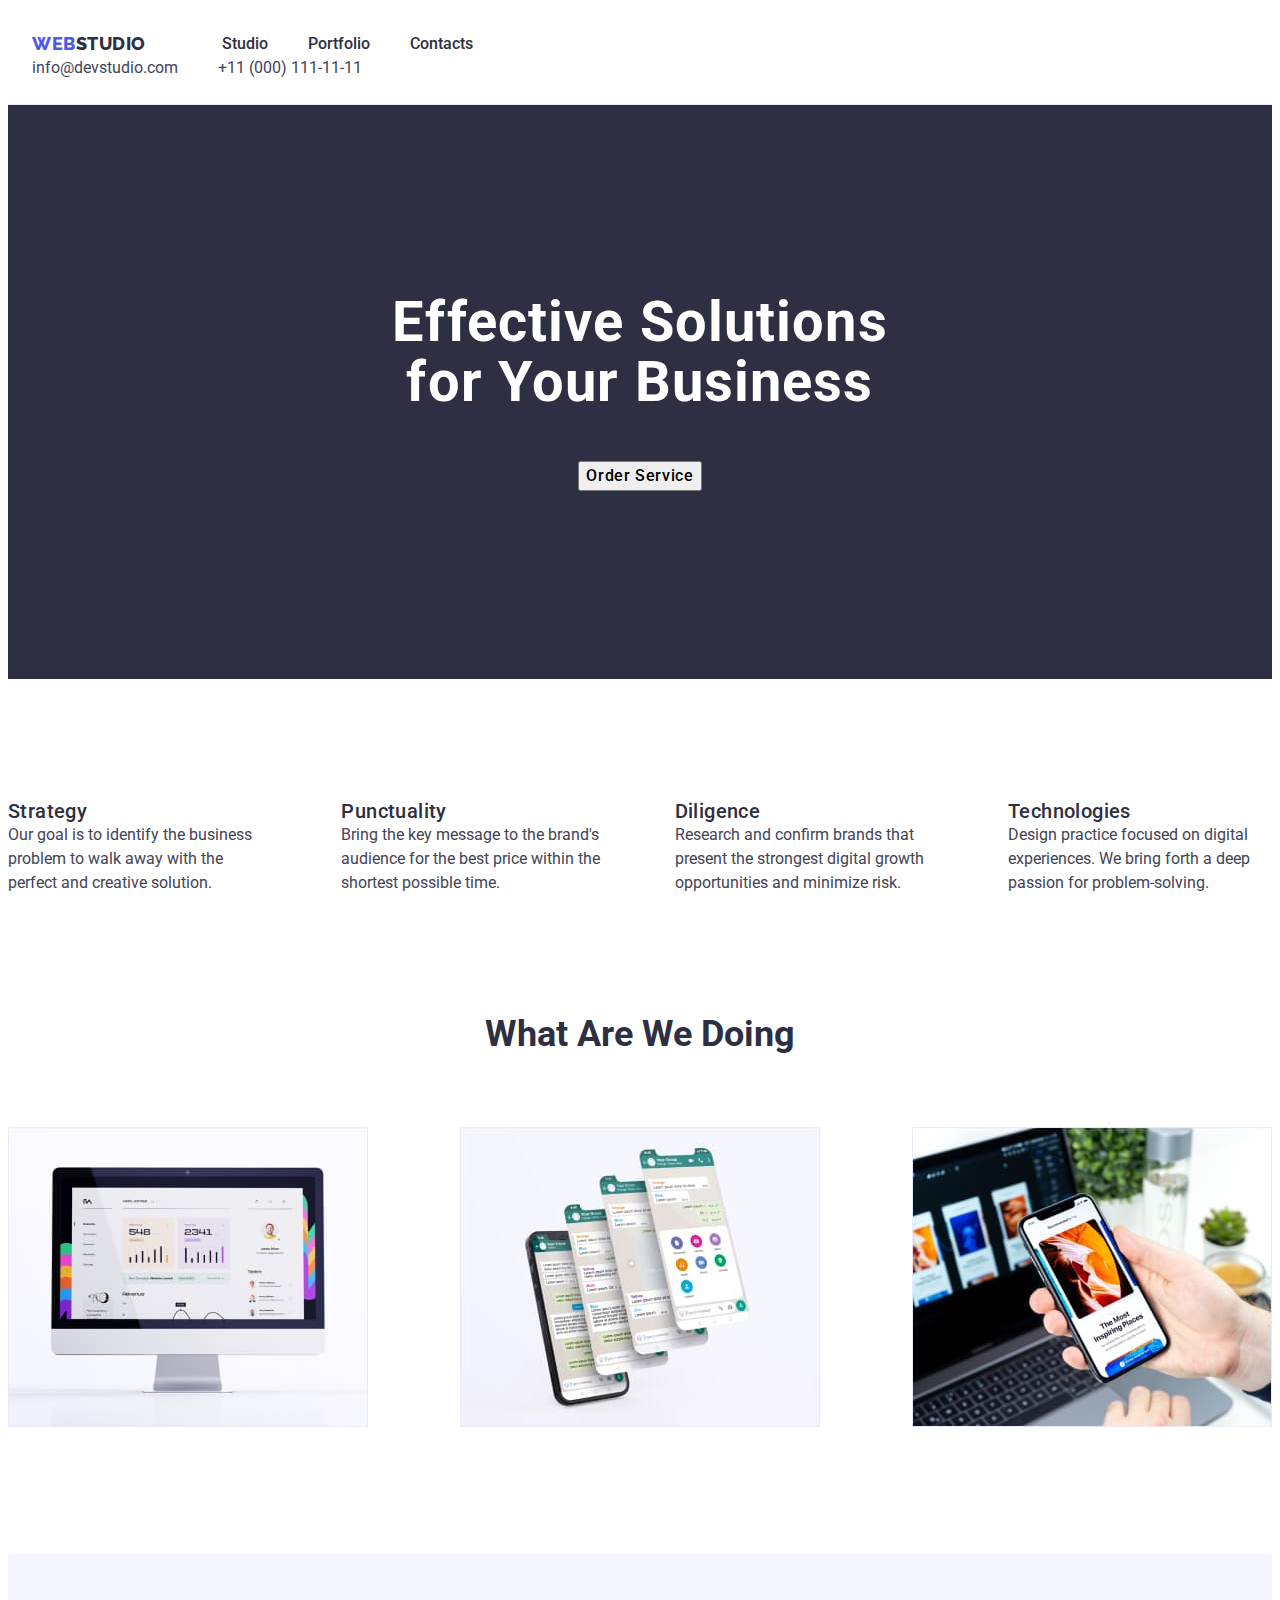
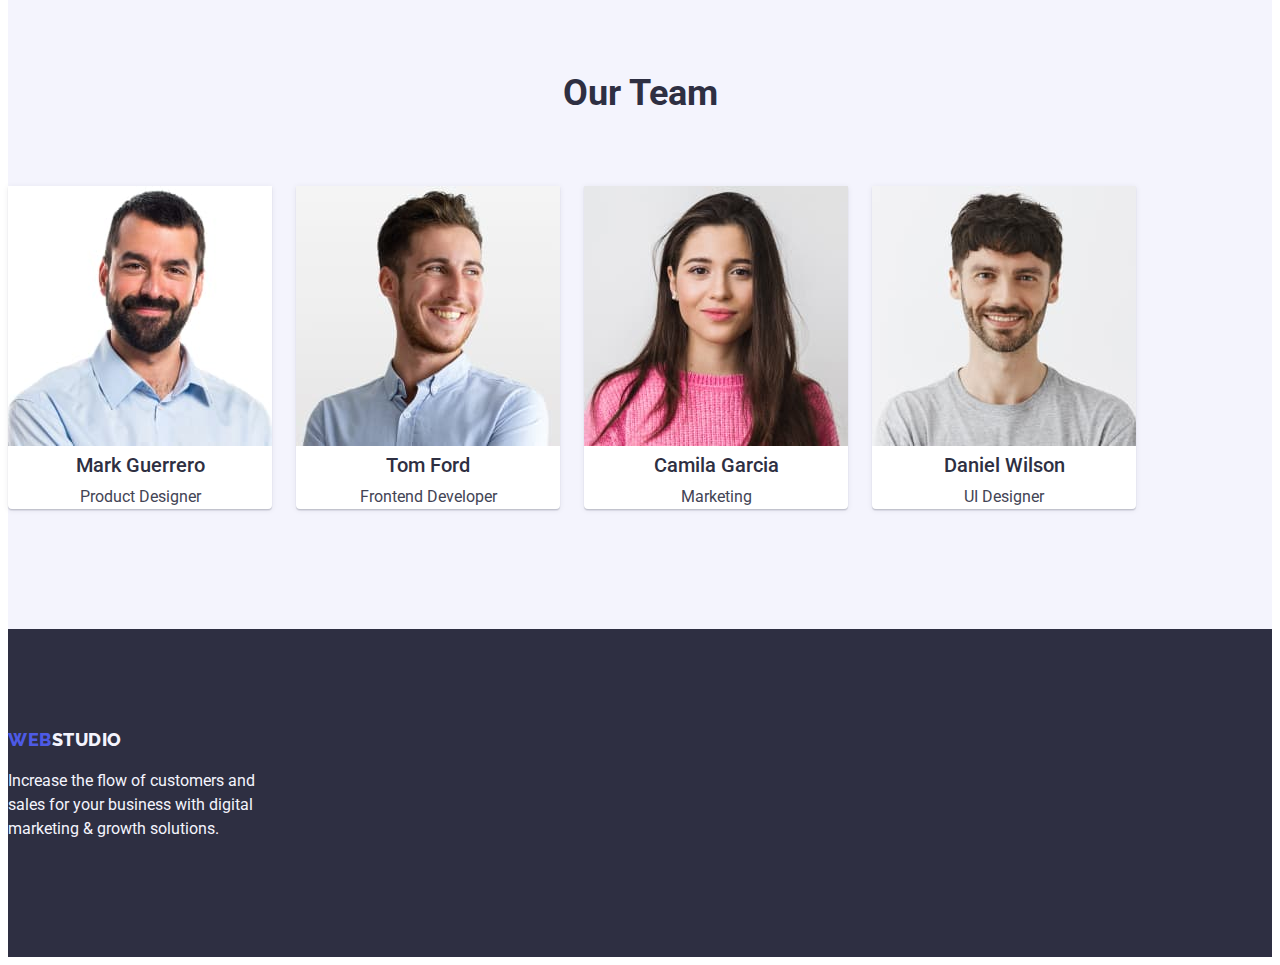
<file: index.html>
<!DOCTYPE html>
<html lang="en">
  <head>
    <meta charset="UTF-8" />
    <meta name="viewport" content="width=device-width, initial-scale=1.0" />
    <title>WebStudio</title>
    <link rel="preconnect" href="https://fonts.googleapis.com" />
    <link rel="preconnect" href="https://fonts.gstatic.com" crossorigin />
    <link
      href="https://fonts.googleapis.com/css2?family=Raleway:wght@100..900&family=Roboto:wght@100..900&display=swap"
      rel="stylesheet"
    />
    <link rel="stylesheet" href="./css/styles.css" />
  </head>
  <body>
    <header class="header">
      <nav class="menu">
        <a class="logo link" href="./index.html"
          >Web<span class="logo-accent">studio</span></a
        >
        <ul class="menu-list list">
          <li class="menu-item-li">
            <a class="menu-item-link current-page link" href="./index.html"
              >Studio</a
            >
          </li>
          <li class="menu-item-li">
            <a class="menu-item-link link" href="./portfolio.html">Portfolio</a>
          </li>
          <li class="menu-item-li">
            <a class="menu-item-link link" href="">Contacts</a>
          </li>
        </ul>
      </nav>
      <ul class="contact-list list">
        <li class="contact-item">
          <a class="text link" href="mailto:info@devstudio.com"
            >info@devstudio.com</a
          >
        </li>
        <li class="contact-item">
          <a class="text link" href="tel:+110001111111">+11 (000) 111-11-11</a>
        </li>
      </ul>
    </header>
    <main>
      <!-- HERO -->
      <section class="hero-section">
        <h1 class="hero-title">Effective Solutions for Your Business</h1>
        <button class="button" type="button">Order Service</button>
      </section>
      <!-- WHAT ARE WE DOING -->
      <section class="description-section">
        <ul class="description-list list">
          <li class="description-item">
            <h3 class="description-title">Strategy</h3>
            <p class="description-text text">
              Our goal is to identify the business problem to walk away with the
              perfect and creative solution.
            </p>
          </li>
          <li class="description-item">
            <h3 class="description-title">Punctuality</h3>
            <p class="description-text text">
              Bring the key message to the brand's audience for the best price
              within the shortest possible time.
            </p>
          </li>
          <li class="description-item">
            <h3 class="description-title">Diligence</h3>
            <p class="description-text text">
              Research and confirm brands that present the strongest digital
              growth opportunities and minimize risk.
            </p>
          </li>
          <li class="description-item">
            <h3 class="description-title">Technologies</h3>
            <p class="description-text text">
              Design practice focused on digital experiences. We bring forth a
              deep passion for problem-solving.
            </p>
          </li>
        </ul>
        <h2 class="section-title">What are we doing</h2>
        <ul class="description-gallery-list list">
          <li class="description-gallery-item">
            <img
              class="description-gallery-img"
              src="./images/website.jpg"
              alt="open website on the monitor"
              width="360"
            />
          </li>
          <li class="description-gallery-item">
            <img
              class="description-gallery-img"
              src="./images/messenger.jpg"
              alt="messenger on the phone"
              width="360"
            />
          </li>
          <li class="description-gallery-item">
            <img
              class="description-gallery-img"
              src="./images/websitephone.jpg"
              alt="open website on the phone"
              width="360"
            />
          </li>
        </ul>
      </section>
      <!-- OUR TEAM -->
      <section class="team-section">
        <h2 class="section-title">Our Team</h2>
        <ul class="card-team-list list">
          <li class="card-employee-item">
            <img
              class="card-employee-photo"
              src="./images/employee/mark-guerrero.jpg"
              alt="A photo of Mark Guerrero"
              width="264"
              height="260"
            />
            <h3 class="card-employee-name">Mark Guerrero</h3>
            <p class="text">Product Designer</p>
          </li>
          <li class="card-employee-item">
            <img
              class="card-employee-photo"
              src="./images/employee/tom-ford.jpg"
              alt="A photo of Tom Ford"
              width="264"
              height="260"
            />
            <h3 class="card-employee-name">Tom Ford</h3>
            <p class="text">Frontend Developer</p>
          </li>
          <li class="card-employee-item">
            <img
              class="card-employee-photo"
              src="./images/employee/camila-garcia.jpg"
              alt="A photo of Camila Garcia"
              width="264"
              height="260"
            />
            <h3 class="card-employee-name">Camila Garcia</h3>
            <p class="text">Marketing</p>
          </li>
          <li class="card-employee-item">
            <img
              class="card-employee-photo"
              src="./images/employee/daniel-wilson.jpg"
              alt="A photo of Daniel Wilson"
              width="264"
              height="260"
            />
            <h3 class="card-employee-name">Daniel Wilson</h3>
            <p class="text">UI Designer</p>
          </li>
        </ul>
      </section>
    </main>
    <footer class="footer">
      <a class="logo link" href="./index.html"
        >Web<span class="logo-accent-footer">studio</span></a
      >
      <p class="footer-text">
        Increase the flow of customers and sales for your business with digital
        marketing & growth solutions.
      </p>
    </footer>
  </body>
</html>
</file>
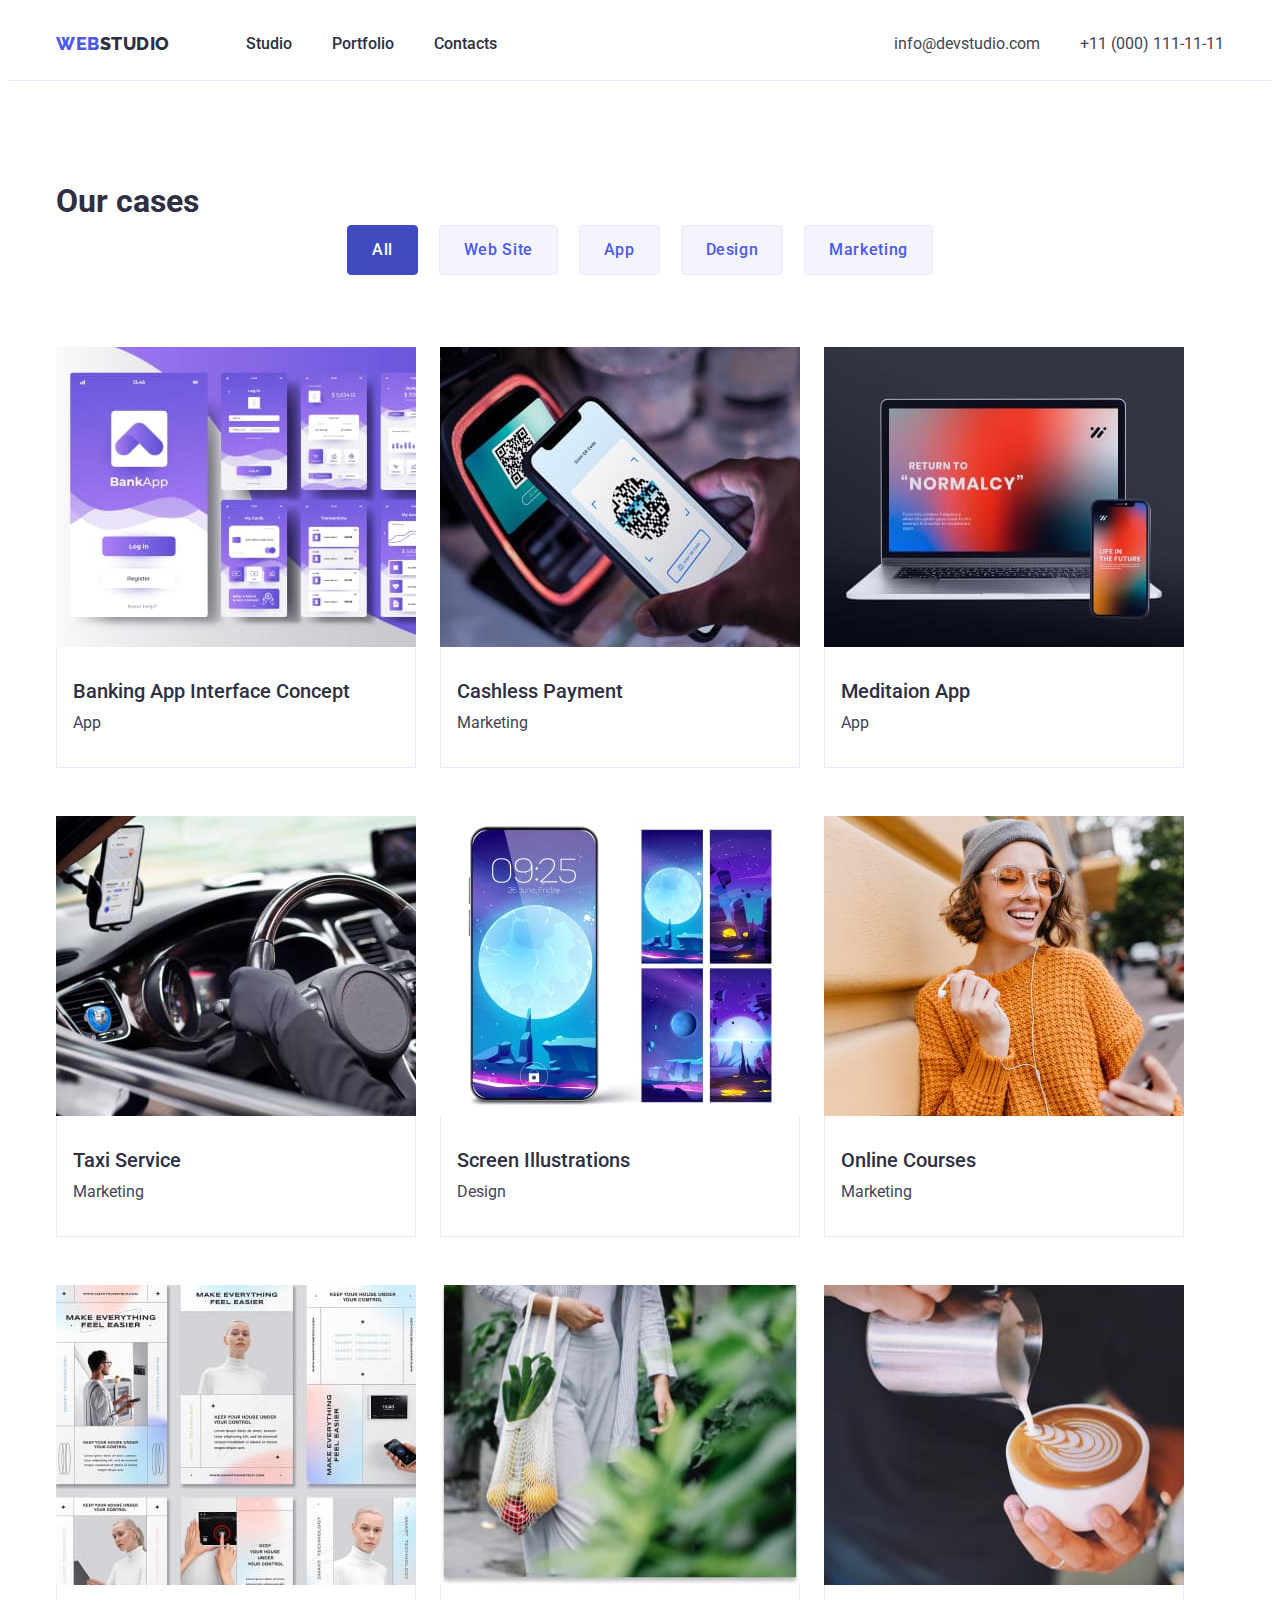
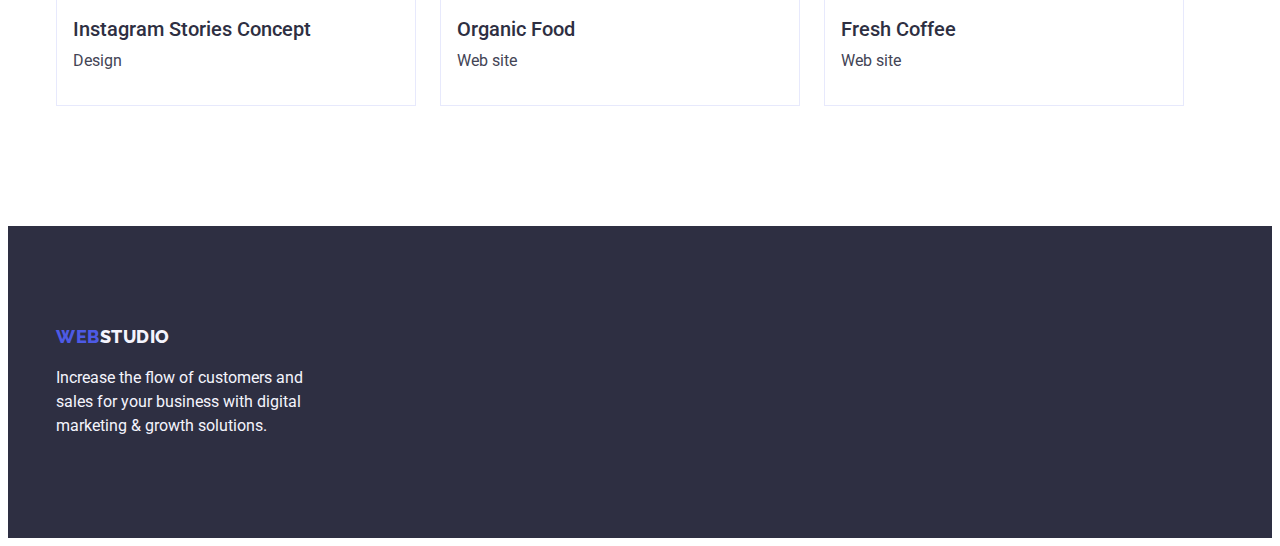
<file: portfolio.html>
<!DOCTYPE html>
<html lang="en">
  <head>
    <meta charset="UTF-8" />
    <meta name="viewport" content="width=device-width, initial-scale=1.0" />
    <title>WebStudio</title>
    <link rel="preconnect" href="https://fonts.googleapis.com" />
    <link rel="preconnect" href="https://fonts.gstatic.com" crossorigin />
    <link
      href="https://fonts.googleapis.com/css2?family=Raleway:wght@100..900&family=Roboto:wght@100..900&display=swap"
      rel="stylesheet"
    />
    <link
      rel="stylesheet"
      href="https://cdnjs.cloudflare.com/ajax/libs/modern-normalize/3.0.1/modern-normalize.min.css"
      integrity="sha512-q6WgHqiHlKyOqslT/lgBgodhd03Wp4BEqKeW6nNtlOY4quzyG3VoQKFrieaCeSnuVseNKRGpGeDU3qPmabCANg=="
      crossorigin="anonymous"
      referrerpolicy="no-referrer"
    />
    <link rel="stylesheet" href="./css/styles.css" />
  </head>
  <body>
    <header class="header">
      <div class="container header-menu-contact">
        <nav class="menu">
          <a class="logo link" href="./index.html"
            >Web<span class="logo-accent">studio</span></a
          >
          <ul class="menu-list list">
            <li class="menu-item-li">
              <a class="menu-item-link link" href="./index.html">Studio</a>
            </li>
            <li class="menu-item-li">
              <a
                class="menu-item-link current-page link"
                href="./portfolio.html"
                >Portfolio</a
              >
            </li>
            <li class="menu-item-li">
              <a class="menu-item-link link" href="">Contacts</a>
            </li>
          </ul>
        </nav>
        <ul class="contact-list list">
          <li class="contact-item">
            <a
              class="contact-item-link text link"
              href="mailto:info@devstudio.com"
              >info@devstudio.com</a
            >
          </li>
          <li class="contact-item">
            <a class="contact-item-link text link" href="tel:+110001111111"
              >+11 (000) 111-11-11</a
            >
          </li>
        </ul>
      </div>
    </header>
    <main>
      <section class="main-section">
        <div class="container">
          <h1 class="">Our cases</h1>
          <ul class="main-filter-list list">
            <!-- button -> radiobutton -->
            <li>
              <button
                class="main-filter-button filter-selected-button button"
                type="button"
              >
                All
              </button>
            </li>
            <li>
              <button class="main-filter-button button" type="button">
                Web Site
              </button>
            </li>
            <li>
              <button class="main-filter-button button" type="button">
                App
              </button>
            </li>
            <li>
              <button class="main-filter-button button" type="button">
                Design
              </button>
            </li>
            <li>
              <button class="main-filter-button button" type="button">
                Marketing
              </button>
            </li>
          </ul>
          <ul class="card-filter-list list">
            <li class="card-filter-item">
              <a class="card-filter-link link" href="">
                <img
                  class="card-filter-img img"
                  src="./images/portfolio/banking.jpg"
                  alt="Banling app interface"
                  width="360"
                  height="300"
                />
                <div class="card-filter-border">
                  <h2 class="card-filter-title">
                    Banking App Interface Concept
                  </h2>
                  <p class="card-filter-text text">App</p>
                </div>
              </a>
            </li>
            <li class="card-filter-item">
              <a class="card-filter-link link" href="">
                <img
                  class="card-filter-img img"
                  src="./images/portfolio/cashless.jpg"
                  alt="Cashless payment"
                  width="360"
                  height="300"
                />
                <div class="card-filter-border">
                  <h2 class="card-filter-title">Cashless Payment</h2>
                  <p class="card-filter-text text">Marketing</p>
                </div>
              </a>
            </li>
            <li class="card-filter-item">
              <a class="card-filter-link link" href="">
                <img
                  class="card-filter-img img"
                  src="./images/portfolio/meditaion.jpg"
                  alt="Meditaion app"
                  width="360"
                  height="300"
                />
                <div class="card-filter-border">
                  <h2 class="card-filter-title">Meditaion App</h2>
                  <p class="card-filter-text text">App</p>
                </div>
              </a>
            </li>
            <li class="card-filter-item">
              <a class="card-filter-link link" href="">
                <img
                  class="card-filter-img img"
                  src="./images/portfolio/taxi.jpg"
                  alt="Taxi service"
                  width="360"
                  height="300"
                />
                <div class="card-filter-border">
                  <h2 class="card-filter-title">Taxi Service</h2>
                  <p class="card-filter-text text">Marketing</p>
                </div>
              </a>
            </li>
            <li class="card-filter-item">
              <a class="card-filter-link link" href="">
                <img
                  class="card-filter-img img"
                  src="./images/portfolio/screen.jpg"
                  alt="Screen illustrations"
                  width="360"
                  height="300"
                />
                <div class="card-filter-border">
                  <h2 class="card-filter-title">Screen Illustrations</h2>
                  <p class="card-filter-text text">Design</p>
                </div>
              </a>
            </li>
            <li class="card-filter-item">
              <a class="card-filter-link link" href="">
                <img
                  class="card-filter-img img"
                  src="./images/portfolio/online-cours.jpg"
                  alt="Online courses"
                  width="360"
                  height="300"
                />
                <div class="card-filter-border">
                  <h2 class="card-filter-title">Online Courses</h2>
                  <p class="card-filter-text text">Marketing</p>
                </div>
              </a>
            </li>
            <li class="card-filter-item">
              <a class="card-filter-link link" href="">
                <img
                  class="card-filter-img img"
                  src="./images/portfolio/ig-stor.jpg"
                  alt="Instagram stories concept"
                  width="360"
                  height="300"
                />
                <div class="card-filter-border">
                  <h2 class="card-filter-title">Instagram Stories Concept</h2>
                  <p class="card-filter-text text">Design</p>
                </div>
              </a>
            </li>
            <li class="card-filter-item">
              <a class="card-filter-link link" href="">
                <img
                  class="card-filter-img img"
                  src="./images/portfolio/food.jpg"
                  alt="Organic food"
                  width="360"
                  height="300"
                />
                <div class="card-filter-border">
                  <h2 class="card-filter-title">Organic Food</h2>
                  <p class="card-filter-text text">Web site</p>
                </div>
              </a>
            </li>
            <li class="card-filter-item">
              <a class="card-filter-link link" href="">
                <img
                  class="card-filter-img img"
                  src="./images/portfolio/coffe.jpg"
                  alt="Fresh coffee"
                  width="360"
                  height="300"
                />
                <div class="card-filter-border">
                  <h2 class="card-filter-title">Fresh Coffee</h2>
                  <p class="card-filter-text text">Web site</p>
                </div>
              </a>
            </li>
          </ul>
        </div>
      </section>
    </main>
    <footer class="footer">
      <div class="container">
        <a class="logo link" href="./index.html"
          >Web<span class="logo-accent-footer">studio</span></a
        >
        <p class="footer-text text">
          Increase the flow of customers and sales for your business with
          digital marketing & growth solutions.
        </p>
      </div>
    </footer>
  </body>
</html>
</file>
<file: css/styles.css>
:root{
    --primary-font-family: "Roboto",
        sans-serif;
    --logo-font-family: "Raleway",
        sans-serif;;
    --logo-color-text: #4D5AE5;
    --primary-color-text: #2E2F42;
    --body-color-text: #434455;
    --white-color: #FFFFFF;
    --light-mode-color: #F4F4FD;
    --light-mode-accent-color: #E7E9FC;
    --pressed-active-color:#404BBF;
}

body {
    font-family: var(--primary-font-family);
    font-size: 16px;
    line-height: 1.5;
    letter-spacing: 0.02;
    color: var(--primary-color-text);
    background-color: var(--white-color);

}

h1, h2, h3, h4, h5, h6 {
    margin: 0;
    padding: 0;
}

.list {
    list-style: none;
    margin: 0;
    padding: 0;
}

.link {
    text-decoration: none;
}

.text {
    color: var(--body-color-text);
    margin: 0;
}

.section-title {
    font-size: 36px;
    line-height: 1.11;
    text-align: center;
    text-transform: capitalize;
}

.img {
    display: block;
}

.container {
    width: 1168px;
    padding-left: 20px;
    padding-right: 20px;
    margin-right: auto;
    margin-left: auto;
}

.button {
    font-family: inherit;
    font-weight: 500;
    font-size: 16px;
    line-height: 1.5;
    align-items: center;
    text-align: center;
    letter-spacing: 0.04em;
    cursor: pointer;
}

/* LOGO */
.logo {
    margin-right: 76px;

    font-family: var(--logo-font-family);
    font-weight: 800;
    font-size: 18px;
    line-height: 1.16;
    letter-spacing: 0.03em;
    text-transform: uppercase;
    color: var(--logo-color-text);
}

.logo-accent {
    color: var(--primary-color-text);
}
/* HEADER */
.header {
    padding: 24px;
    border-bottom: 1px solid var(--light-mode-accent-color);
}

/* .current-page {

} */

.header-menu-contact {
    display: flex;
    align-items: center;
}

.menu {
    display: flex;
    align-items: center;
}

.menu-list {
    display: flex;
    column-gap: 40px;
}

.menu-item-link {
    padding-top: 24px;
    padding-bottom: 24px;

    font-weight: 500;
    color: inherit;
}

.menu-item-link:hover, .menu-item-link:focus, 
.contact-item-link:hover, .contact-item-link:focus {
    color:var(--pressed-active-color);
}

.contact-list {
    display: flex;
    margin-left: auto;
    gap: 40px;
}

/* MAIN */

/* HERO */
.hero-section {
    padding-top: 188px;
    padding-bottom: 188px;

    color: var(--white-color);
    background-color: var(--primary-color-text);
    text-align: center;
}

.hero-title {
    max-width: 496px;
    margin-right: auto;
    margin-left: auto;
    margin-bottom: 48px;

    font-size: 56px;
    line-height: 1.07;
    letter-spacing: 0.02em;
}

.button-hero{
    padding: 16px 32px;
    border: none;
    border-radius: 4px;
    color: inherit;
    background-color: var(--logo-color-text);
}

.button-hero:hover, .button-hero:focus {
    background-color: var(--pressed-active-color);
}

/* WHAT ARE WE DOING */
.description-section {
    padding: 120px 0;
}

.description-list {
    display: flex;
    justify-content: space-between;
    margin-bottom: 120px;
}

.description-item {
    max-width: 264px;
}

.description-title {
    font-weight: 500;
    font-size: 20px;
    line-height: 1.2;
    letter-spacing: 0.02em;
}

.description-gallery-list {
    display: flex;
    justify-content: space-between;
    margin-top: 72px;
}

.description-gallery-item {

}

.description-gallery-img {
}

/* OUR TEAM */
.team-section {
    padding-top: 120px;
    padding-bottom: 120px;

    background-color: var(--light-mode-color);
}

.card-team-list {
    display: flex;
    column-gap: 24px;
    margin-top: 72px;
}

.card-employee-item {
    width: 264px;
    border-radius: 0px 0px 4px 4px;
    box-shadow: 0px 1px 6px rgba(46, 47, 66, 0.08), 0px 1px 1px rgba(46, 47, 66, 0.16), 0px 2px 1px rgba(46, 47, 66, 0.08);
    
    text-align: center;
    background-color: var(--white-color);
}

.card-employee-item img {

}

.card-employee-info {
    padding: 32px 16px;
}

/* .card-employee-photo {

} */

.card-employee-item h3 {
    margin-bottom: 8px;

    font-weight: 500;
    font-size: 20px;
    line-height: 1.2;
}

/* .card-employee-name {

} */

/* .card-employee-item p {
    
} */
/* .card-employee-position {

} */

/* FOOTER */
.footer {
    padding: 100px 0;
    background-color: var(--primary-color-text);
}

.logo-accent-footer {
    color: var(--light-mode-color);
}

.footer-text {
    max-width: 264px;
    margin-top: 16px;
    color: var(--light-mode-color);
}

/* PORTFOLIO PAGE */
.main-section {
    padding-top: 96px;
    padding-bottom: 120px;
}

.main-filter-list {
    display: flex;
    width: 586px;
    margin-right: auto;
    margin-left: auto;
    justify-content: space-between;
}

.main-filter-button {
    padding: 12px 24px;
    border: 1px solid var(--light-mode-accent-color);
    border-radius: 4px;
    color: var(--logo-color-text);
    background-color: var(--light-mode-color);
    border-color: var(--light-mode-accent-color);
}

.main-filter-button.filter-selected-button {
    color: var(--white-color);
    background-color: var(--pressed-active-color);
    border-color: var(--pressed-active-color);
}

.main-filter-button:hover, .main-filter-button:focus, 
.main-filter-button:active {
    color: var(--white-color);
    background-color: var(--pressed-active-color);
    border-color: var(--pressed-active-color);
}

.card-filter-list {
    display: flex;
    flex-wrap: wrap;
    gap: 48px 24px;
    margin-top: 72px;
}

.card-filter-item {
    width: calc((100% - 24*2) / 3);
}

.card-filter-link {
    color: inherit;
}

.card-filter-link:hover, .card-filter-link:focus {
    box-shadow: 0px 1px 6px rgba(46, 47, 66, 0.08), 0px 1px 1px rgba(46, 47, 66, 0.16), 0px 2px 1px rgba(46, 47, 66, 0.08);
}

.card-filter-border {
    padding: 32px 16px;
    border: 1px solid var(--light-mode-accent-color);
    border-top: none;
}

.card-filter-title {
    margin-bottom: 8px;
    font-weight: 500;
    font-size: 20px;
    line-height: 1.2;
}
</file>
